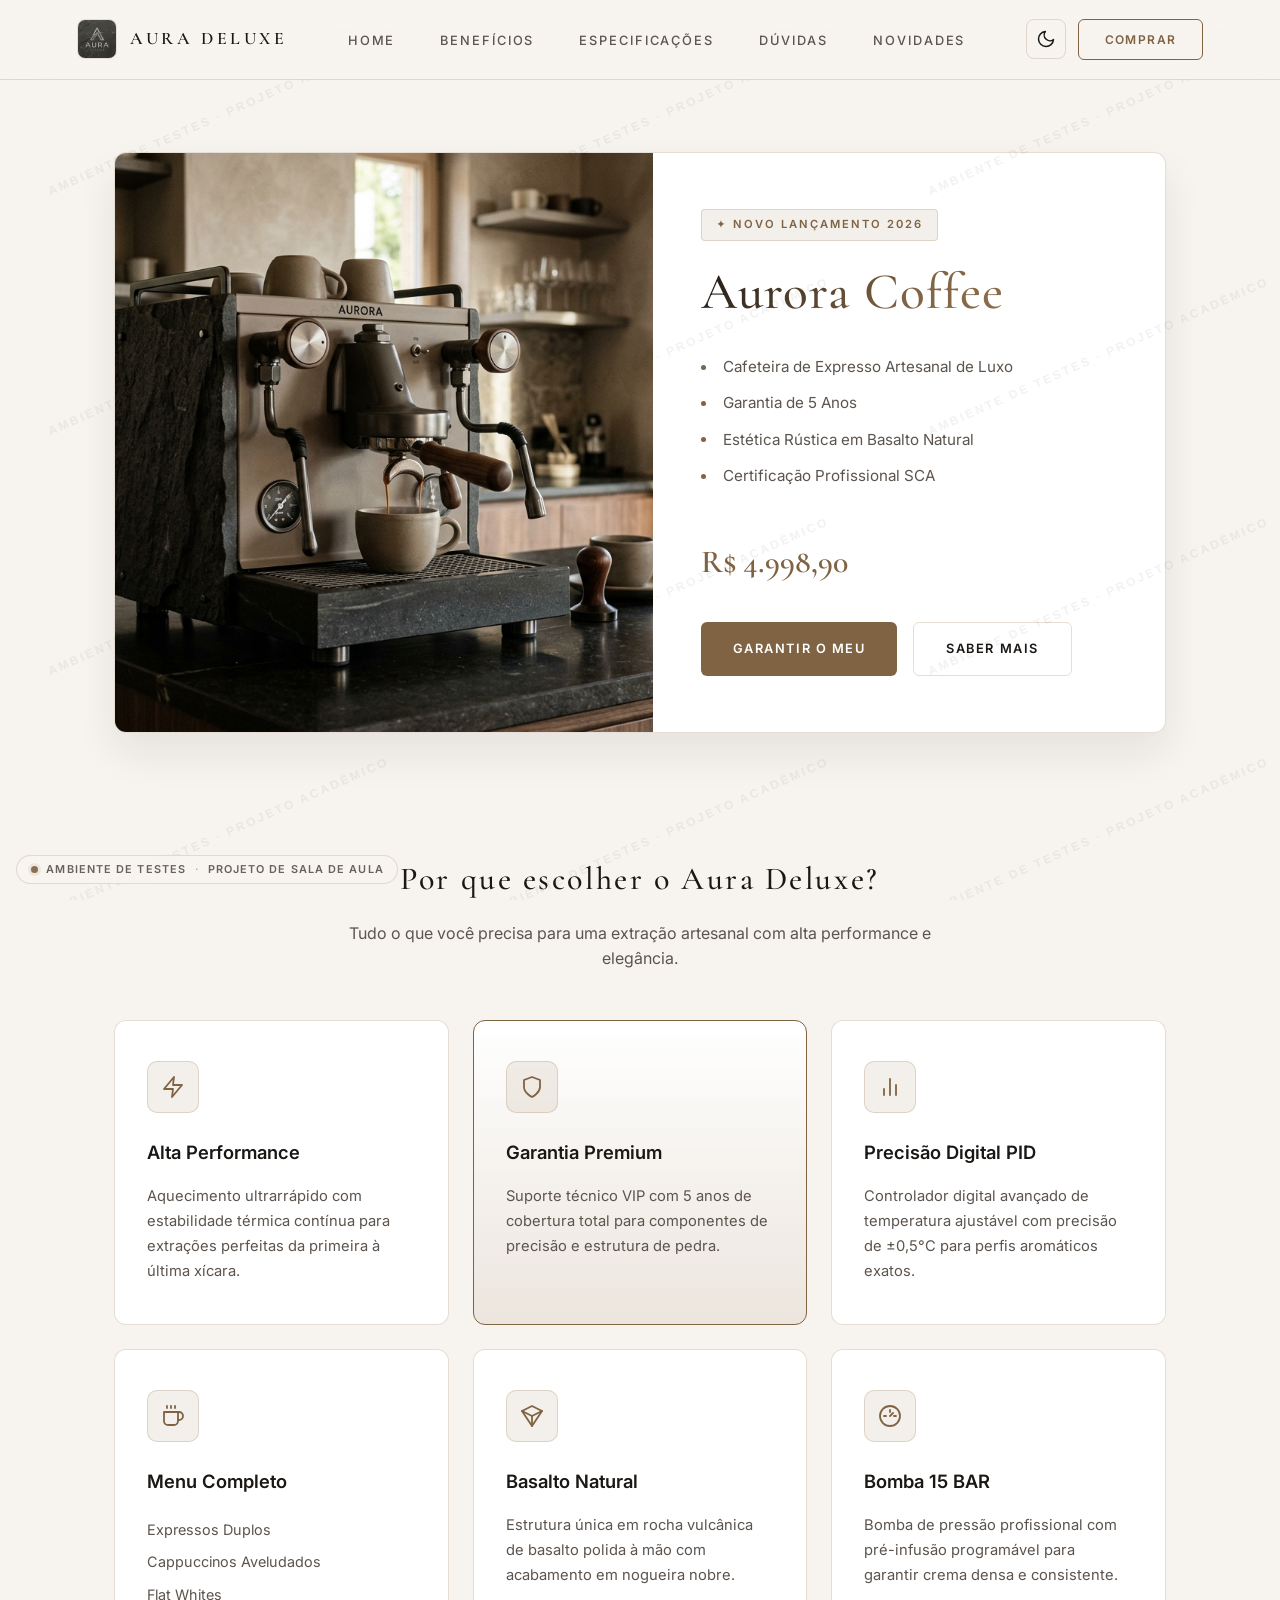
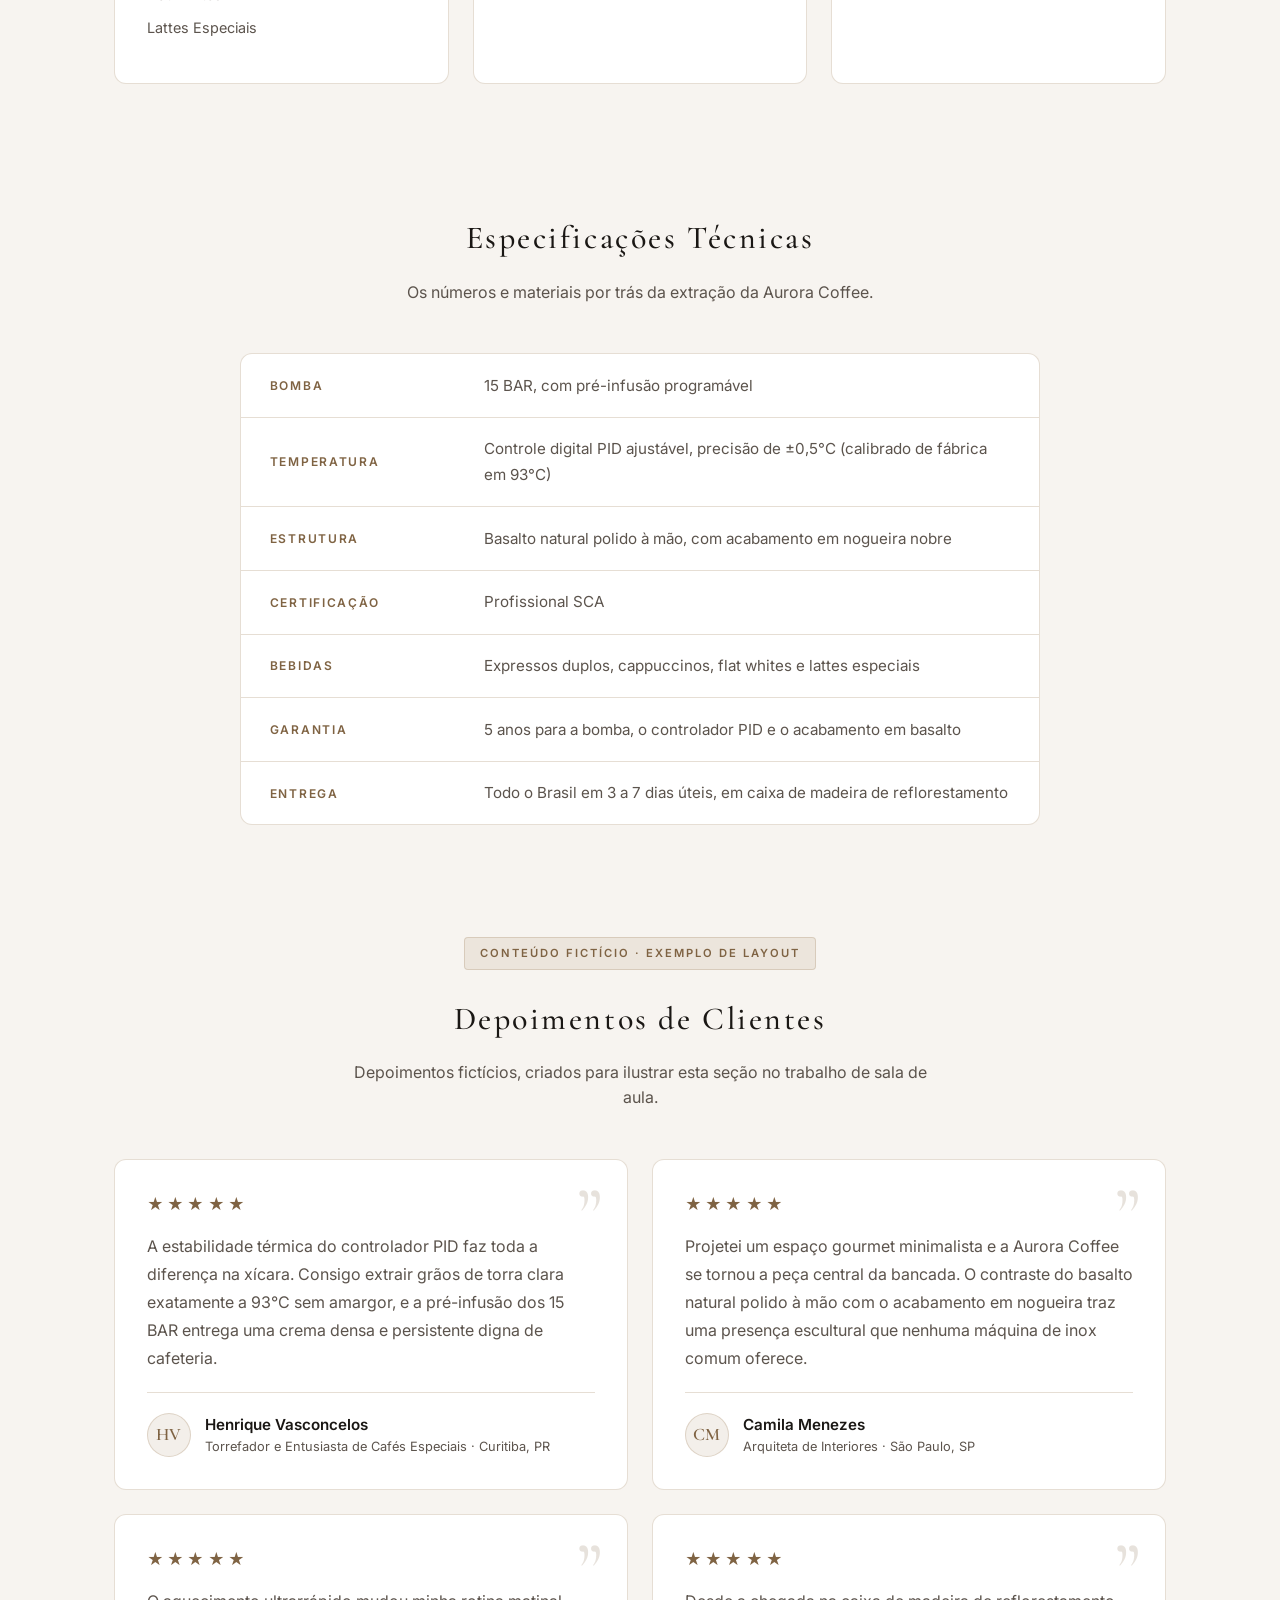
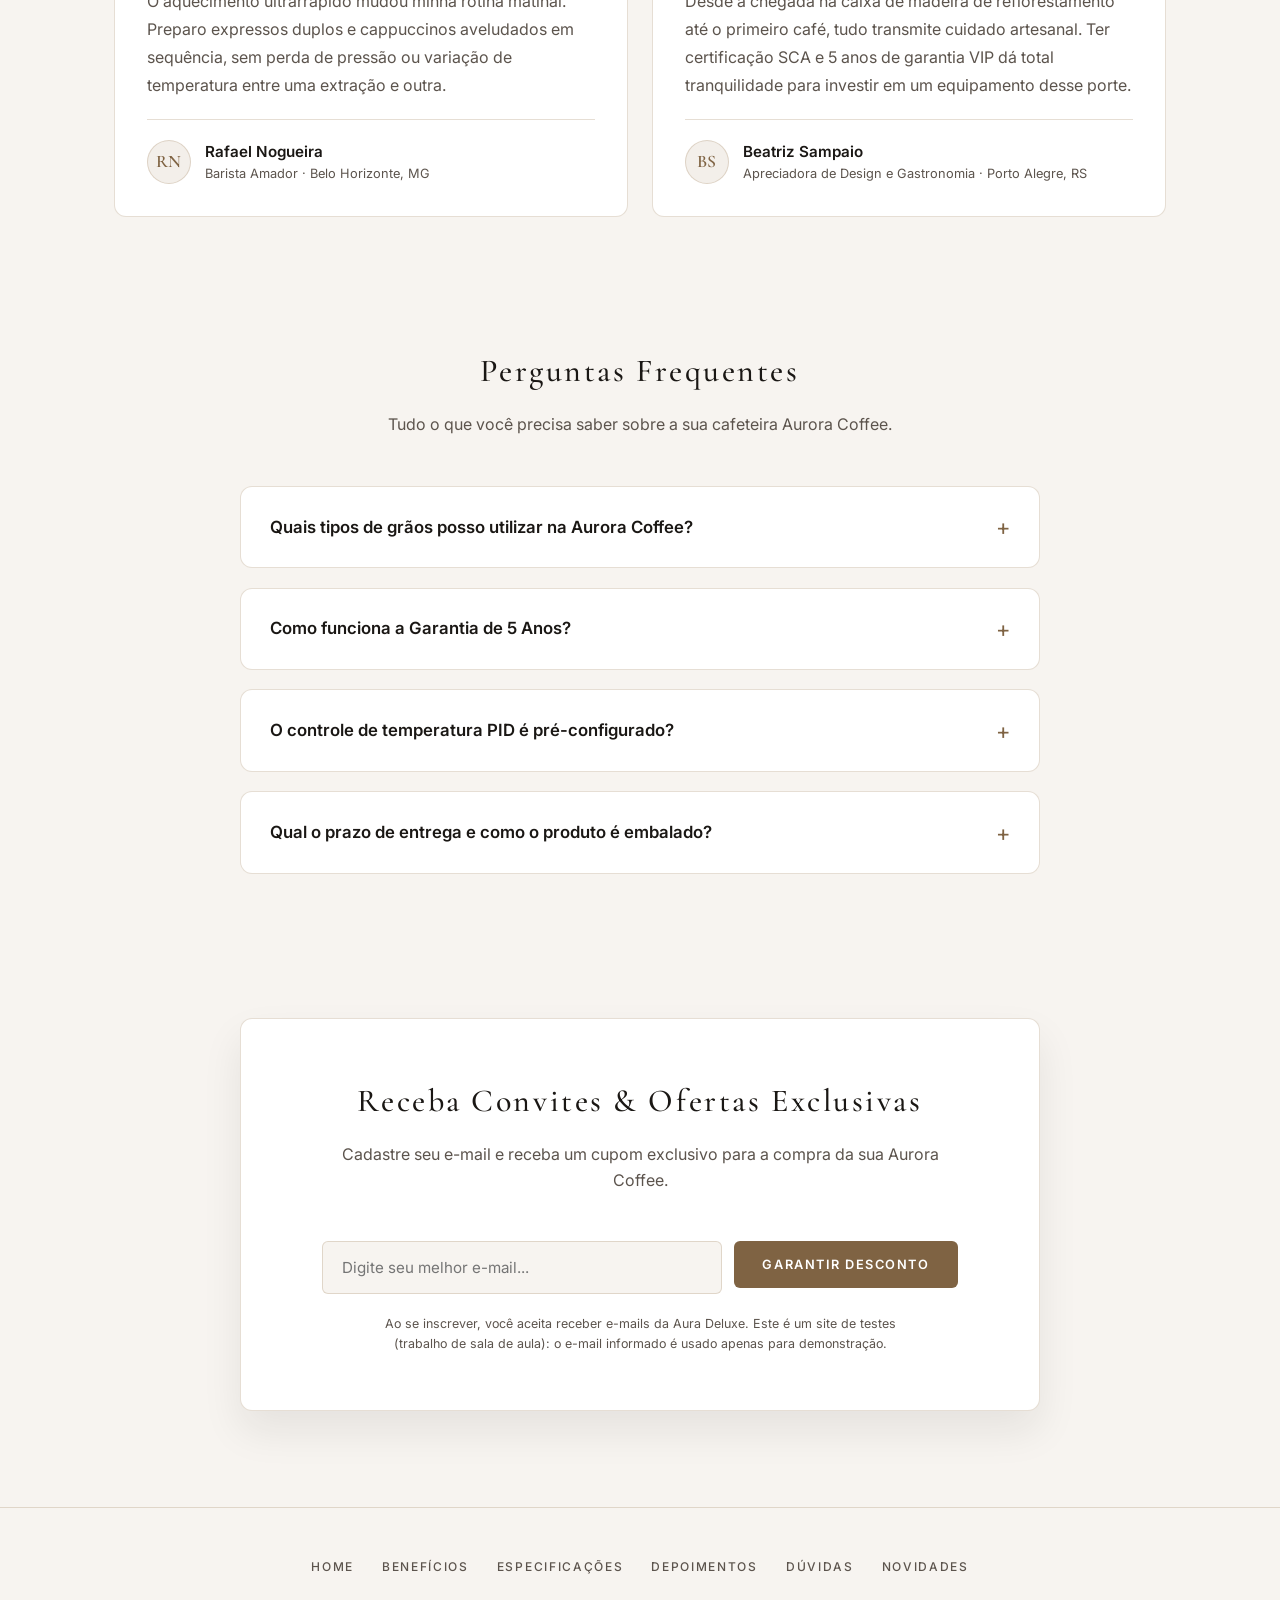
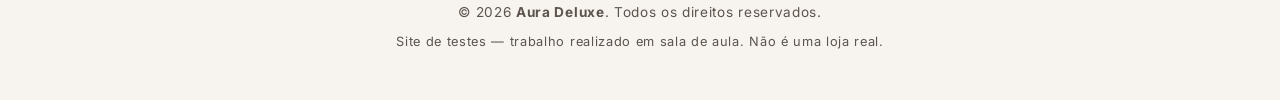
<file: index.html>
<!DOCTYPE html>
<!-- Documento HTML5 -->
<html lang="pt-BR"> <!-- Idioma da página: português do Brasil -->
<head>
    <meta charset="UTF-8"> <!-- Codificação que suporta acentos e emojis -->
    <meta name="viewport" content="width=device-width, initial-scale=1.0"> <!-- Ajusta a página à largura do celular -->
    <title>Aura Deluxe — Aurora Coffee</title> <!-- Título da aba e do Google -->
    <!-- SEO TÉCNICO E INDEXAÇÃO -->
    <!-- Descrição que aparece nos resultados do Google (ideal: 150 a 160 caracteres) -->
    <meta name="description" content="Aurora Coffee: cafeteira de expresso artesanal de luxo em basalto natural, com controle PID, bomba 15 BAR e garantia de 5 anos. Conheça e garanta a sua.">

    <!-- Palavras-chave (o Google atual as ignora, mas outros buscadores ainda podem ler) -->
    <meta name="keywords" content="cafeteira de luxo, cafeteira expresso, expresso artesanal, aurora coffee, aura deluxe, cafeteira PID, basalto">

    <!-- Instrui os robôs a indexar a página e seguir os links -->
    <meta name="robots" content="index, follow">

    <!-- URL canônica: evita penalização por conteúdo duplicado (use o endereço real e final do site) -->
    <link rel="canonical" href="https://auroracoffee-auradeluxe.netlify.app/">

    <!-- Open Graph: prévia ao compartilhar em redes sociais -->
    <meta property="og:type" content="website">
    <meta property="og:title" content="Aura Deluxe — Aurora Coffee | Cafeteira de Expresso Artesanal">
    <meta property="og:description" content="Conheça a Aurora Coffee. Estética rústica em basalto natural, certificação SCA e a extração perfeita para o seu café de luxo.">
    <meta property="og:image" content="https://auroracoffee-auradeluxe.netlify.app/Gemini_Generated_Image_.png"> <!-- Precisa ser URL absoluta -->
    <meta property="og:url" content="https://auroracoffee-auradeluxe.netlify.app/">
    <meta property="og:locale" content="pt_BR">
    <meta property="og:image:alt" content="Cafeteira Aurora Coffee com design premium">
    <meta name="twitter:card" content="summary_large_image"> <!-- Prévia grande ao compartilhar no X/Twitter -->
    <!-- Cor da barra do navegador no celular (acompanha o tema do sistema) -->
    <meta name="theme-color" content="#12100E" media="(prefers-color-scheme: dark)">
    <meta name="theme-color" content="#F7F4F0" media="(prefers-color-scheme: light)">

    <!-- Favicon: xícara em SVG de traço dourado, no mesmo estilo dos ícones do site (símbolos < > # codificados) -->
    <link rel="icon" type="image/svg+xml" href="data:image/svg+xml,%3Csvg xmlns='http://www.w3.org/2000/svg' viewBox='0 0 24 24' fill='none' stroke='%23C4A482' stroke-width='1.8' stroke-linecap='round' stroke-linejoin='round'%3E%3Cpath d='M17 8h1a4 4 0 1 1 0 8h-1'/%3E%3Cpath d='M3 8h14v9a4 4 0 0 1-4 4H7a4 4 0 0 1-4-4V8z'/%3E%3C/svg%3E">

    <!-- Google Fonts: conecta antes para carregar mais rápido -->
    <link rel="preconnect" href="https://fonts.googleapis.com">
    <link rel="preconnect" href="https://fonts.gstatic.com" crossorigin>
    <!-- Fontes carregadas sem bloquear a renderização: o texto aparece com a fonte reserva e troca quando a fonte chega (display=swap) -->
    <link rel="preload" as="style" href="https://fonts.googleapis.com/css2?family=Cormorant+Garamond:wght@500;600&family=Inter:wght@400;500;600&display=swap" onload="this.onload=null;this.rel='stylesheet'">
    <noscript><link rel="stylesheet" href="https://fonts.googleapis.com/css2?family=Cormorant+Garamond:wght@500;600&family=Inter:wght@400;500;600&display=swap"></noscript> <!-- Plano B para quem desativou JavaScript -->

    <!-- Aplica o tema escolhido antes de pintar a página (evita piscar claro/escuro). Sem defer de propósito -->
    <script>
        try {
            var temaSalvo = localStorage.getItem('temaPreferido'); /* mesma chave usada no script.js */
            if (temaSalvo === 'light' || temaSalvo === 'dark') {
                document.documentElement.classList.add('theme-' + temaSalvo);
            }
        } catch (e) { /* localStorage indisponível: segue o tema do sistema */ }
    </script>

        <!-- Dados estruturados (JSON-LD): ajudam o Google a entender o produto e o preço -->
    <script type="application/ld+json">
    {
      "@context": "https://schema.org",
      "@type": "Product",
      "name": "Aurora Coffee",
      "brand": { "@type": "Brand", "name": "Aura Deluxe" },
      "description": "Cafeteira de expresso artesanal de luxo em basalto natural, com controle PID, bomba 15 BAR e garantia de 5 anos.",
      "image": "https://auroracoffee-auradeluxe.netlify.app/Gemini_Generated_Image_.png",
      "url": "https://auroracoffee-auradeluxe.netlify.app/",
      "offers": { "@type": "Offer", "price": "4998.90", "priceCurrency": "BRL", "url": "https://auroracoffee-auradeluxe.netlify.app/" }
    }
    </script>

    <!-- CSS externo com todo o visual e a responsividade -->
    <link rel="stylesheet" href="style.css?v=3">

    <!-- JavaScript: "defer" baixa o arquivo em paralelo e só o executa depois que o HTML inteiro foi lido (o DOM já existe) -->
    <script src="script.js?v=3" defer></script>
</head>
<body>

    <!-- Link "pular para o conteúdo": aparece só para quem navega com TAB (teclado e leitores de tela) -->
    <a class="skip-link" href="#conteudo">Pular para o conteúdo</a>

    <!-- MARCA D'ÁGUA PROFISSIONAL: (1) textura diagonal repetida e quase invisível + (2) selo discreto no canto.
         Ambos são decorativos (aria-hidden); o aviso em texto fica no rodapé, para leitores de tela. -->
    <div class="watermark" aria-hidden="true"></div>
    <div class="env-badge" aria-hidden="true"><span class="env-badge__dot"></span>Ambiente de testes <span class="env-badge__sep">·</span> Projeto de sala de aula</div>


    <!-- CABEÇALHO FIXO -->
    <header class="header">
        <a href="#home" class="logo"> <!-- Logo: leva ao topo -->
            <div class="logo-icon">
                <!-- alt vazio: o nome "AURA DELUXE" já está escrito ao lado; width/height evitam "pulo" no carregamento -->
                <img src="Gemini_Generated_Image_%20(1).png" alt="" width="40" height="40" decoding="async"> <!-- Sem loading="lazy": está no topo da tela e precisa carregar já -->
            </div>
            <span class="logo-text">AURA DELUXE</span>
        </a>

        <nav class="nav-menu" id="menu-principal" aria-label="Navegação principal"> <!-- Menu: aria-label identifica a navegação para leitores de tela -->
            <ul>
                <li><a href="#home">Home</a></li>
                <li><a href="#beneficios">Benefícios</a></li>
                <li><a href="#especificacoes">Especificações</a></li>
                <li><a href="#faq">Dúvidas</a></li>
                <li><a href="#newsletter">Novidades</a></li>
            </ul>
        </nav>

        <div class="header-actions"> <!-- Grupo de botões à direita -->
            <!-- Alternador manual de tema: o script.js troca a classe do <html> e atualiza o ícone -->
            <button type="button" class="theme-toggle" id="theme-toggle" aria-label="Alternar tema claro/escuro">
                <svg width="20" height="20" aria-hidden="true" viewBox="0 0 24 24" fill="none" stroke="currentColor" stroke-width="1.8" stroke-linecap="round" stroke-linejoin="round" class="icon-sun">
                    <circle cx="12" cy="12" r="5"></circle>
                    <line x1="12" y1="1" x2="12" y2="3"></line>
                    <line x1="12" y1="21" x2="12" y2="23"></line>
                    <line x1="4.22" y1="4.22" x2="5.64" y2="5.64"></line>
                    <line x1="18.36" y1="18.36" x2="19.78" y2="19.78"></line>
                    <line x1="1" y1="12" x2="3" y2="12"></line>
                    <line x1="21" y1="12" x2="23" y2="12"></line>
                    <line x1="4.22" y1="19.78" x2="5.64" y2="18.36"></line>
                    <line x1="18.36" y1="5.64" x2="19.78" y2="4.22"></line>
                </svg>
                <svg width="20" height="20" aria-hidden="true" viewBox="0 0 24 24" fill="none" stroke="currentColor" stroke-width="1.8" stroke-linecap="round" stroke-linejoin="round" class="icon-moon">
                    <path d="M21 12.79A9 9 0 1 1 11.21 3 7 7 0 0 0 21 12.79z"></path>
                </svg>
            </button>

            <a href="#newsletter" class="btn-nav">Comprar</a> <!-- Botão do cabeçalho -->

            <!-- Hambúrguer: só aparece no mobile; aria-expanded informa se o menu está aberto -->
            <button type="button" class="menu-toggle" id="menu-toggle" aria-label="Abrir menu" aria-expanded="false" aria-controls="menu-principal">
                <span></span><span></span><span></span>
            </button>
        </div>
    </header>

    <!-- CONTEÚDO PRINCIPAL -->
    <main class="main-container" id="conteudo" tabindex="-1">

        <!-- HERO: produto em destaque -->
        <section class="hero-section" id="home">
            <div class="hero-card">

                <div class="hero-image-wrapper"> <!-- Lado da imagem -->
                    <img src="Gemini_Generated_Image_.png" alt="Cafeteira Aurora Coffee com design premium" class="hero-img" width="800" height="800" fetchpriority="high" decoding="async"> <!-- Imagem principal (LCP): NÃO usar loading="lazy" aqui; fetchpriority="high" a carrega primeiro; width/height evitam o "pulo" de layout (troque pelas dimensões reais do arquivo) -->
                </div>

                <div class="hero-details"> <!-- Lado do texto -->
                    <span class="badge">✦ Novo Lançamento 2026</span> <!-- Selo -->
                    <h1 class="hero-title">Aurora Coffee</h1> <!-- Único H1 da página -->

                    <ul class="hero-features"> <!-- Características -->
                        <li>Cafeteira de Expresso Artesanal de Luxo</li>
                        <li>Garantia de 5 Anos</li>
                        <li>Estética Rústica em Basalto Natural</li>
                        <li>Certificação Profissional SCA</li>
                    </ul>

                    <p class="price-tag">R$ 4.998,90</p> <!-- Preço (parágrafo, não div) -->

                    <div class="hero-actions"> <!-- "btn" dá a base do botão: centraliza o texto -->
                        <a href="#newsletter" class="btn btn-primary">Garantir o Meu</a>
                        <a href="#beneficios" class="btn btn-secondary">Saber Mais</a>
                    </div>
                </div>
            </div>
        </section>

        <!-- BENEFÍCIOS -->
        <section id="beneficios" class="features-section" aria-labelledby="beneficios-title"> <!-- aria-labelledby: nomeia a seção pelo título -->
            <div>
                <h2 id="beneficios-title" class="section-title">Por que escolher o Aura Deluxe?</h2>
                <p class="section-subtitle">Tudo o que você precisa para uma extração artesanal com alta performance e elegância.</p>
            </div>

            <!-- CSS Grid (layout externo): auto-fit + minmax(280px, 1fr) redistribui os cards conforme a largura da tela -->
            <div class="cards-grid">

                <article class="feature-card"> <!-- Card 1 (Flexbox interno alinha ícone, título e texto em coluna) -->
                    <div class="icon-wrapper" aria-hidden="true">
                        <svg width="24" height="24" viewBox="0 0 24 24" fill="none" stroke="currentColor" stroke-width="1.8" stroke-linecap="round" stroke-linejoin="round">
                            <polygon points="13 2 3 14 12 14 11 22 21 10 12 10 13 2"></polygon> <!-- Raio -->
                        </svg>
                    </div>
                    <h3 class="card-title">Alta Performance</h3>
                    <p class="card-description">Aquecimento ultrarrápido com estabilidade térmica contínua para extrações perfeitas da primeira à última xícara.</p>
                </article>

                <article class="feature-card card--featured"> <!-- Card 2 (destacado) -->
                    <div class="icon-wrapper" aria-hidden="true">
                        <svg width="24" height="24" viewBox="0 0 24 24" fill="none" stroke="currentColor" stroke-width="1.8" stroke-linecap="round" stroke-linejoin="round">
                            <path d="M12 22s8-4 8-10V5l-8-3-8 3v7c0 6 8 10 8 10z"></path> <!-- Escudo -->
                        </svg>
                    </div>
                    <h3 class="card-title">Garantia Premium</h3>
                    <p class="card-description">Suporte técnico VIP com 5 anos de cobertura total para componentes de precisão e estrutura de pedra.</p>
                </article>

                <article class="feature-card"> <!-- Card 3 -->
                    <div class="icon-wrapper" aria-hidden="true">
                        <svg width="24" height="24" viewBox="0 0 24 24" fill="none" stroke="currentColor" stroke-width="1.8" stroke-linecap="round" stroke-linejoin="round">
                            <line x1="18" y1="20" x2="18" y2="10"></line> <!-- Barra 3 -->
                            <line x1="12" y1="20" x2="12" y2="4"></line> <!-- Barra 2 -->
                            <line x1="6" y1="20" x2="6" y2="14"></line> <!-- Barra 1 -->
                        </svg>
                    </div>
                    <h3 class="card-title">Precisão Digital PID</h3>
                    <p class="card-description">Controlador digital avançado de temperatura ajustável com precisão de ±0,5°C para perfis aromáticos exatos.</p>
                </article>

                <article class="feature-card"> <!-- Card 4: ícone de xícara em SVG -->
                    <div class="icon-wrapper" aria-hidden="true">
                        <svg width="24" height="24" viewBox="0 0 24 24" fill="none" stroke="currentColor" stroke-width="1.8" stroke-linecap="round" stroke-linejoin="round"> <!-- currentColor: usa a cor dourada do texto -->
                            <path d="M17 8h1a4 4 0 1 1 0 8h-1"></path> <!-- Alça -->
                            <path d="M3 8h14v9a4 4 0 0 1-4 4H7a4 4 0 0 1-4-4V8z"></path> <!-- Corpo da xícara -->
                            <line x1="6" y1="2" x2="6" y2="4"></line> <!-- Vapor 1 -->
                            <line x1="10" y1="2" x2="10" y2="4"></line> <!-- Vapor 2 -->
                            <line x1="14" y1="2" x2="14" y2="4"></line> <!-- Vapor 3 -->
                        </svg>
                    </div>
                    <h3 class="card-title">Menu Completo</h3>
                    <ul class="card-list"> <!-- Lista de bebidas -->
                        <li>Expressos Duplos</li>
                        <li>Cappuccinos Aveludados</li>
                        <li>Flat Whites</li>
                        <li>Lattes Especiais</li>
                    </ul>
                </article>

                <article class="feature-card"> <!-- Card 5: ícone de cristal em SVG -->
                    <div class="icon-wrapper" aria-hidden="true">
                        <svg width="24" height="24" viewBox="0 0 24 24" fill="none" stroke="currentColor" stroke-width="1.8" stroke-linecap="round" stroke-linejoin="round">
                            <path d="M12 2L2 7l10 15 10-15-10-5z"></path> <!-- Contorno -->
                            <path d="M2 7l10 5 10-5"></path> <!-- Faceta superior -->
                            <path d="M12 22V12"></path> <!-- Linha central -->
                        </svg>
                    </div>
                    <h3 class="card-title">Basalto Natural</h3>
                    <p class="card-description">Estrutura única em rocha vulcânica de basalto polida à mão com acabamento em nogueira nobre.</p>
                </article>

                <article class="feature-card"> <!-- Card 6: ícone de manômetro em SVG -->
                    <div class="icon-wrapper" aria-hidden="true">
                        <svg width="24" height="24" viewBox="0 0 24 24" fill="none" stroke="currentColor" stroke-width="1.8" stroke-linecap="round" stroke-linejoin="round">
                            <circle cx="12" cy="12" r="10"></circle> <!-- Mostrador -->
                            <path d="M12 12l3-3"></path> <!-- Ponteiro -->
                            <path d="M12 6v2"></path> <!-- Marca superior -->
                            <path d="M6 12h2"></path> <!-- Marca esquerda -->
                            <path d="M18 12h-2"></path> <!-- Marca direita -->
                        </svg>
                    </div>
                    <h3 class="card-title">Bomba 15 BAR</h3>
                    <p class="card-description">Bomba de pressão profissional com pré-infusão programável para garantir crema densa e consistente.</p>
                </article>

            </div>
        </section>

                <!-- ESPECIFICAÇÕES: lista de definição (<dl>) = termo + descrição, semântica ideal para fichas técnicas -->
        <section class="specs-section" id="especificacoes" aria-labelledby="specs-title">
            <h2 id="specs-title" class="section-title">Especificações Técnicas</h2>
            <p class="section-subtitle">Os números e materiais por trás da extração da Aurora Coffee.</p>

            <dl class="specs">
                <div class="specs__row"><dt>Bomba</dt><dd>15 BAR, com pré-infusão programável</dd></div>
                <div class="specs__row"><dt>Temperatura</dt><dd>Controle digital PID ajustável, precisão de ±0,5°C (calibrado de fábrica em 93°C)</dd></div>
                <div class="specs__row"><dt>Estrutura</dt><dd>Basalto natural polido à mão, com acabamento em nogueira nobre</dd></div>
                <div class="specs__row"><dt>Certificação</dt><dd>Profissional SCA</dd></div>
                <div class="specs__row"><dt>Bebidas</dt><dd>Expressos duplos, cappuccinos, flat whites e lattes especiais</dd></div>
                <div class="specs__row"><dt>Garantia</dt><dd>5 anos para a bomba, o controlador PID e o acabamento em basalto</dd></div>
                <div class="specs__row"><dt>Entrega</dt><dd>Todo o Brasil em 3 a 7 dias úteis, em caixa de madeira de reflorestamento</dd></div>
            </dl>
        </section>

                <!-- DEPOIMENTOS: <figure> + <blockquote> + <figcaption> é a semântica correta para citações com autor.
             Conteúdo FICTÍCIO (exemplo de layout do trabalho de sala): por isso o aviso visível abaixo e
             NÃO há dados estruturados de avaliação (JSON-LD Review/aggregateRating) para o Google. -->
        <section class="testimonials-section" id="depoimentos" aria-labelledby="depoimentos-title">
            <p class="testimonials-flag"><span class="badge">Conteúdo fictício · exemplo de layout</span></p>
            <h2 id="depoimentos-title" class="section-title">Depoimentos de Clientes</h2>
            <p class="section-subtitle">Depoimentos fictícios, criados para ilustrar esta seção no trabalho de sala de aula.</p>

            <div class="testimonials-grid">
                <figure class="testimonial">
                    <p class="testimonial__stars" role="img" aria-label="Avaliação: 5 de 5 estrelas">★★★★★</p>
                    <blockquote class="testimonial__quote"><p>A estabilidade térmica do controlador PID faz toda a diferença na xícara. Consigo extrair grãos de torra clara exatamente a 93°C sem amargor, e a pré-infusão dos 15 BAR entrega uma crema densa e persistente digna de cafeteria.</p></blockquote>
                    <figcaption class="testimonial__author">
                        <span class="testimonial__avatar" aria-hidden="true">HV</span>
                        <span>
                            <cite class="testimonial__name">Henrique Vasconcelos</cite>
                            <span class="testimonial__meta">Torrefador e Entusiasta de Cafés Especiais · Curitiba, PR</span>
                        </span>
                    </figcaption>
                </figure>
                <figure class="testimonial">
                    <p class="testimonial__stars" role="img" aria-label="Avaliação: 5 de 5 estrelas">★★★★★</p>
                    <blockquote class="testimonial__quote"><p>Projetei um espaço gourmet minimalista e a Aurora Coffee se tornou a peça central da bancada. O contraste do basalto natural polido à mão com o acabamento em nogueira traz uma presença escultural que nenhuma máquina de inox comum oferece.</p></blockquote>
                    <figcaption class="testimonial__author">
                        <span class="testimonial__avatar" aria-hidden="true">CM</span>
                        <span>
                            <cite class="testimonial__name">Camila Menezes</cite>
                            <span class="testimonial__meta">Arquiteta de Interiores · São Paulo, SP</span>
                        </span>
                    </figcaption>
                </figure>
                <figure class="testimonial">
                    <p class="testimonial__stars" role="img" aria-label="Avaliação: 5 de 5 estrelas">★★★★★</p>
                    <blockquote class="testimonial__quote"><p>O aquecimento ultrarrápido mudou minha rotina matinal. Preparo expressos duplos e cappuccinos aveludados em sequência, sem perda de pressão ou variação de temperatura entre uma extração e outra.</p></blockquote>
                    <figcaption class="testimonial__author">
                        <span class="testimonial__avatar" aria-hidden="true">RN</span>
                        <span>
                            <cite class="testimonial__name">Rafael Nogueira</cite>
                            <span class="testimonial__meta">Barista Amador · Belo Horizonte, MG</span>
                        </span>
                    </figcaption>
                </figure>
                <figure class="testimonial">
                    <p class="testimonial__stars" role="img" aria-label="Avaliação: 5 de 5 estrelas">★★★★★</p>
                    <blockquote class="testimonial__quote"><p>Desde a chegada na caixa de madeira de reflorestamento até o primeiro café, tudo transmite cuidado artesanal. Ter certificação SCA e 5 anos de garantia VIP dá total tranquilidade para investir em um equipamento desse porte.</p></blockquote>
                    <figcaption class="testimonial__author">
                        <span class="testimonial__avatar" aria-hidden="true">BS</span>
                        <span>
                            <cite class="testimonial__name">Beatriz Sampaio</cite>
                            <span class="testimonial__meta">Apreciadora de Design e Gastronomia · Porto Alegre, RS</span>
                        </span>
                    </figcaption>
                </figure>
            </div>
        </section>

        <!-- FAQ -->
        <section class="faq-section" id="faq" aria-labelledby="faq-title">
            <div class="faq-container">
                <h2 id="faq-title" class="section-title">Perguntas Frequentes</h2>
                <p class="section-subtitle">Tudo o que você precisa saber sobre a sua cafeteira Aurora Coffee.</p>

                <div class="faq-accordion"> <!-- <details> abre/fecha sem JavaScript -->

                    <details class="faq-item">
                        <summary class="faq-question">Quais tipos de grãos posso utilizar na Aurora Coffee?</summary> <!-- Pergunta clicável -->
                        <div class="faq-answer"> <!-- Resposta que aparece ao abrir -->
                            <p>Você pode utilizar qualquer grão de café especial de sua preferência. Recomendamos grãos com torra média ou clara e moagem fina para expresso, aproveitando todo o potencial sensorial e crema perfeita.</p>
                        </div>
                    </details>

                    <details class="faq-item">
                        <summary class="faq-question">Como funciona a Garantia de 5 Anos?</summary>
                        <div class="faq-answer">
                            <p>A garantia cobre qualquer defeito de fabricação na bomba rotativa de 15 BAR, no controlador térmico PID e no acabamento em basalto. Nosso suporte exclusivo inclui coleta e devolução sem custo adicional.</p>
                        </div>
                    </details>

                    <details class="faq-item">
                        <summary class="faq-question">O controle de temperatura PID é pré-configurado?</summary>
                        <div class="faq-answer">
                            <p>Sim! O sistema PID vem calibrado de fábrica para a extração ideal a 93°C com estabilidade de ±0,5°C, mas permite que você ajuste a temperatura digitalmente conforme o perfil do seu grão.</p>
                        </div>
                    </details>

                    <details class="faq-item">
                        <summary class="faq-question">Qual o prazo de entrega e como o produto é embalado?</summary>
                        <div class="faq-answer">
                            <p>Entregamos em todo o Brasil no prazo de 3 a 7 dias úteis. A máquina é enviada em uma caixa de madeira de reflorestamento com proteção em espuma de alta densidade sob medida.</p>
                        </div>
                    </details>

                </div>
            </div>
        </section>

        <!-- NEWSLETTER -->
        <section class="newsletter-section" id="newsletter" aria-labelledby="newsletter-title">
            <div class="newsletter-container">
                <h2 id="newsletter-title" class="section-title">Receba Convites &amp; Ofertas Exclusivas</h2> <!-- &amp; = "&" escrito corretamente em HTML -->
                <p class="section-subtitle">Cadastre seu e-mail e receba um cupom exclusivo para a compra da sua Aurora Coffee.</p>

                <!-- Netlify Forms: data-netlify="true" faz o Netlify guardar cada cadastro (painel do site > Forms).
                     O campo oculto "bot-field" é uma armadilha: robôs preenchem, pessoas não, e o Netlify descarta o spam. -->
                <form class="newsletter-form" name="newsletter" action="/" method="POST" data-netlify="true" netlify-honeypot="bot-field">
                    <input type="hidden" name="form-name" value="newsletter"> <!-- obrigatório no Netlify: identifica o formulário -->
                    <p class="hp-field" hidden><label>Não preencha este campo: <input name="bot-field" tabindex="-1" autocomplete="off"></label></p>
                    <div class="newsletter-field">
                        <label for="email-input" class="sr-only">Seu e-mail principal</label> <!-- Rótulo invisível, lido por leitores de tela -->
                        <input type="email" id="email-input" name="email" class="newsletter-input" placeholder="Digite seu melhor e-mail..." autocomplete="email" required> <!-- name: necessário para enviar o dado; required: obrigatório -->
                    </div>
                    <button type="submit" class="btn btn-primary btn--form">Garantir Desconto</button> <!-- Envia o formulário -->
                </form>

                <p class="newsletter-consent">Ao se inscrever, você aceita receber e-mails da Aura Deluxe. Este é um site de testes (trabalho de sala de aula): o e-mail informado é usado apenas para demonstração.</p>

            </div>
        </section>

    </main>

    <!-- RODAPÉ -->
    <footer class="footer">
        <nav class="footer-nav" aria-label="Rodapé">
            <ul>
                <li><a href="#home">Home</a></li>
                <li><a href="#beneficios">Benefícios</a></li>
                <li><a href="#especificacoes">Especificações</a></li>
                <li><a href="#depoimentos">Depoimentos</a></li>
                <li><a href="#faq">Dúvidas</a></li>
                <li><a href="#newsletter">Novidades</a></li>
            </ul>
        </nav>
        <p>&copy; 2026 <strong>Aura Deluxe</strong>. Todos os direitos reservados.</p> <!-- &copy; = © -->
        <p class="footer-note">Site de testes — trabalho realizado em sala de aula. Não é uma loja real.</p>
    </footer>

</body>
</html>
</file>
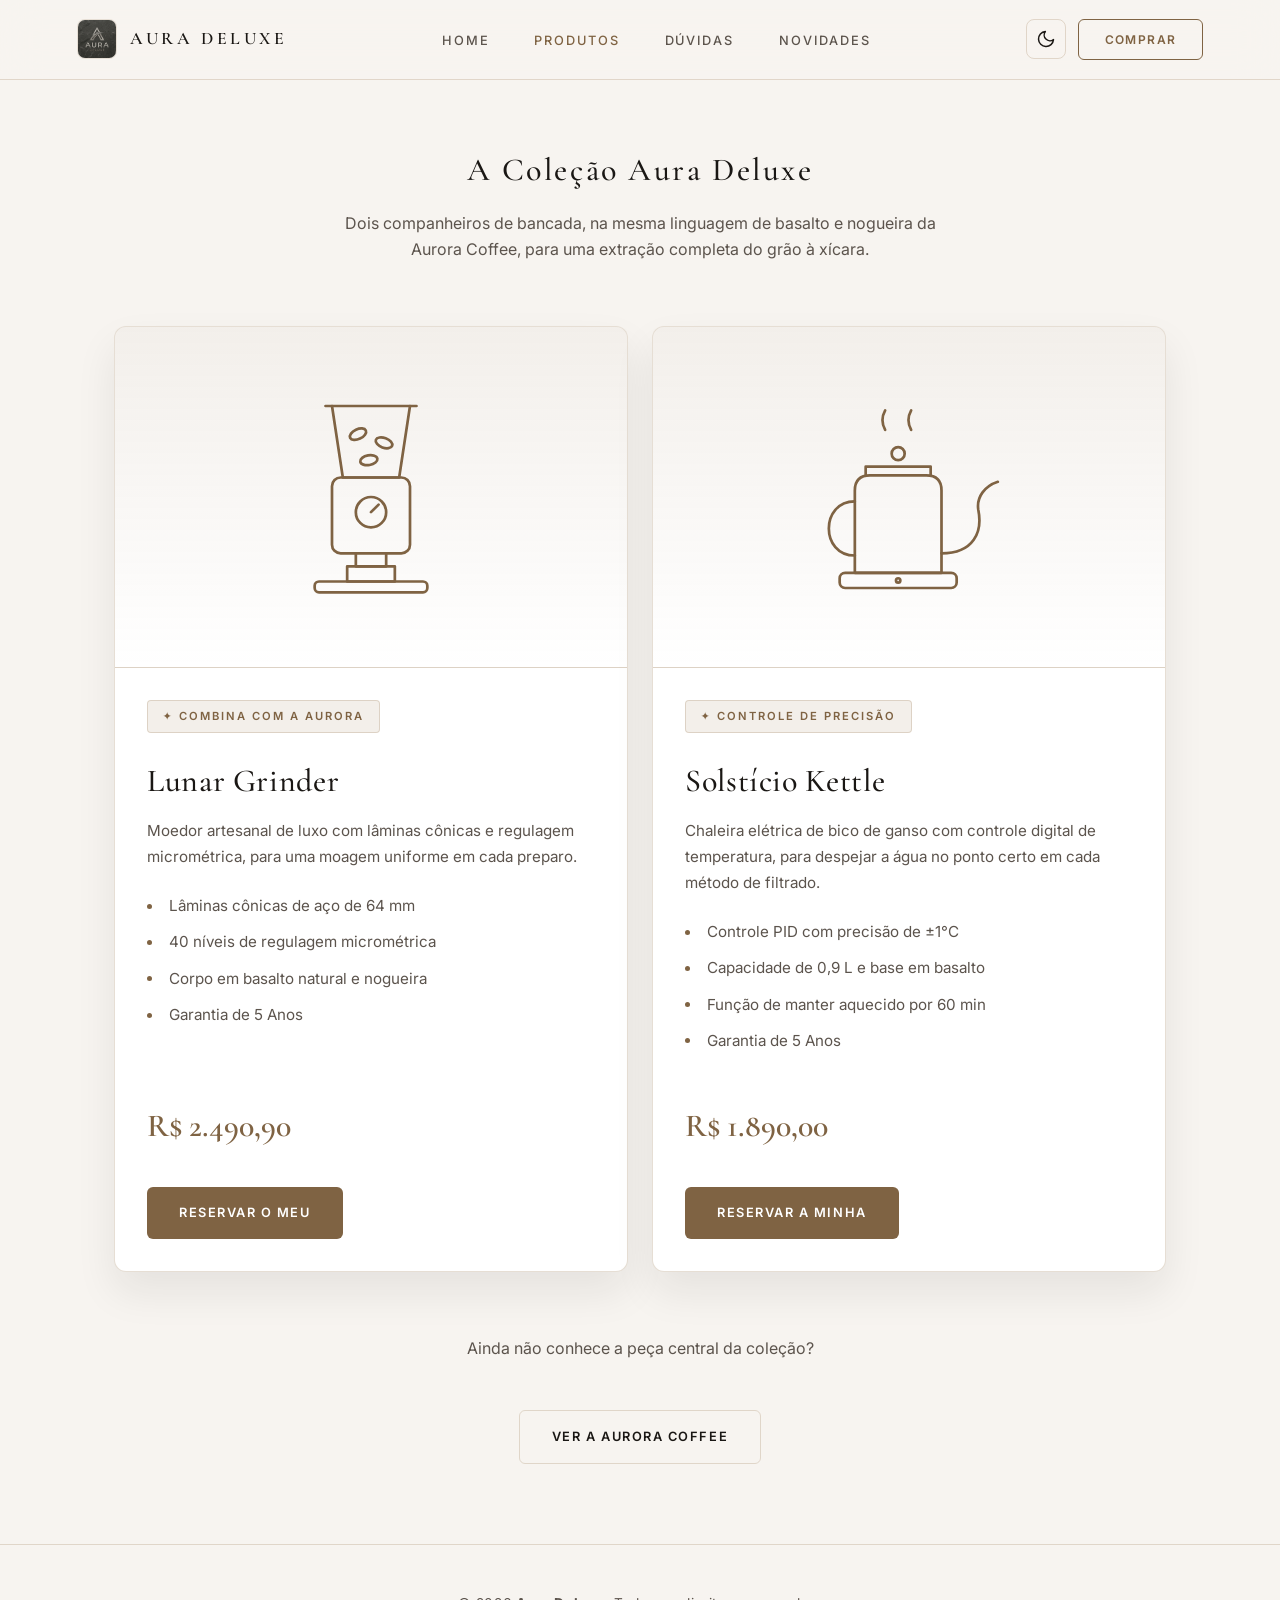
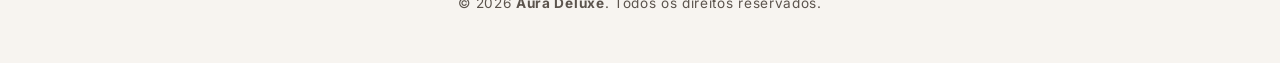
<file: produtos.html>
<!DOCTYPE html>
<html lang="pt-BR">
<head>
    <meta charset="UTF-8">
    <meta name="viewport" content="width=device-width, initial-scale=1.0">
    <title>Coleção Aura Deluxe — Lunar Grinder e Solstício Kettle</title>

    <!-- SEO: descrição, indexação e URL canônica desta página -->
    <meta name="description" content="Conheça o Lunar Grinder, moedor artesanal em basalto, e a chaleira Solstício Kettle com controle PID. A coleção que completa a sua Aurora Coffee.">
    <meta name="robots" content="index, follow">
    <link rel="canonical" href="https://auradeluxe.com.br/produtos.html">

    <!-- Open Graph: prévia ao compartilhar em redes sociais -->
    <meta property="og:type" content="website">
    <meta property="og:title" content="Coleção Aura Deluxe — Lunar Grinder e Solstício Kettle">
    <meta property="og:description" content="Moedor artesanal e chaleira de precisão que completam a sua Aurora Coffee.">
    <meta property="og:url" content="https://auradeluxe.com.br/produtos.html">

    <!-- Favicon: xícara de traço dourado, o mesmo da página inicial -->
    <link rel="icon" type="image/svg+xml" href="data:image/svg+xml,%3Csvg xmlns='http://www.w3.org/2000/svg' viewBox='0 0 24 24' fill='none' stroke='%23C4A482' stroke-width='1.8' stroke-linecap='round' stroke-linejoin='round'%3E%3Cpath d='M17 8h1a4 4 0 1 1 0 8h-1'/%3E%3Cpath d='M3 8h14v9a4 4 0 0 1-4 4H7a4 4 0 0 1-4-4V8z'/%3E%3C/svg%3E">

    <!-- Fontes do Google, carregadas sem bloquear a renderização -->
    <link rel="preconnect" href="https://fonts.googleapis.com">
    <link rel="preconnect" href="https://fonts.gstatic.com" crossorigin>
    <link rel="preload" as="style" href="https://fonts.googleapis.com/css2?family=Cormorant+Garamond:wght@500;600&family=Inter:wght@400;500;600&display=swap" onload="this.onload=null;this.rel='stylesheet'">
    <noscript><link rel="stylesheet" href="https://fonts.googleapis.com/css2?family=Cormorant+Garamond:wght@500;600&family=Inter:wght@400;500;600&display=swap"></noscript>

    <!-- Aplica o tema salvo antes de pintar a página (evita piscar claro/escuro) -->
    <script>
        try {
            var temaSalvo = localStorage.getItem('aura-theme');
            if (temaSalvo === 'light' || temaSalvo === 'dark') {
                document.documentElement.classList.add('theme-' + temaSalvo);
            }
        } catch (e) { /* sem localStorage: segue o tema do sistema */ }
    </script>

    <!-- Mesmo CSS e mesmo JavaScript da página inicial: identidade e comportamento idênticos -->
    <link rel="stylesheet" href="style.css">
    <script src="script.js" defer></script>
</head>
<body>

    <!-- CABEÇALHO (igual ao da página inicial; os links apontam para o index.html) -->
    <header class="header">
        <a href="index.html" class="logo" aria-label="Aura Deluxe - Página inicial">
            <div class="logo-icon">
                <img src="Gemini_Generated_Image_%20(1).png" alt="" width="40" height="40" decoding="async">
            </div>
            <span class="logo-text">AURA DELUXE</span>
        </a>

        <nav class="nav-menu" id="menu-principal" aria-label="Navegação principal">
            <ul>
                <li><a href="index.html">Home</a></li>
                <li><a href="produtos.html" aria-current="page">Produtos</a></li> <!-- aria-current: marca a página atual -->
                <li><a href="index.html#faq">Dúvidas</a></li>
                <li><a href="index.html#newsletter">Novidades</a></li>
            </ul>
        </nav>

        <div class="header-actions">
            <button type="button" class="theme-toggle" id="theme-toggle" aria-label="Alternar tema claro/escuro">
                <svg width="20" height="20" aria-hidden="true" viewBox="0 0 24 24" fill="none" stroke="currentColor" stroke-width="1.8" stroke-linecap="round" stroke-linejoin="round" class="icon-sun">
                    <circle cx="12" cy="12" r="5"></circle>
                    <line x1="12" y1="1" x2="12" y2="3"></line>
                    <line x1="12" y1="21" x2="12" y2="23"></line>
                    <line x1="4.22" y1="4.22" x2="5.64" y2="5.64"></line>
                    <line x1="18.36" y1="18.36" x2="19.78" y2="19.78"></line>
                    <line x1="1" y1="12" x2="3" y2="12"></line>
                    <line x1="21" y1="12" x2="23" y2="12"></line>
                    <line x1="4.22" y1="19.78" x2="5.64" y2="18.36"></line>
                    <line x1="18.36" y1="5.64" x2="19.78" y2="4.22"></line>
                </svg>
                <svg width="20" height="20" aria-hidden="true" viewBox="0 0 24 24" fill="none" stroke="currentColor" stroke-width="1.8" stroke-linecap="round" stroke-linejoin="round" class="icon-moon">
                    <path d="M21 12.79A9 9 0 1 1 11.21 3 7 7 0 0 0 21 12.79z"></path>
                </svg>
            </button>

            <a href="index.html#newsletter" class="btn-nav">Comprar</a>

            <button type="button" class="menu-toggle" id="menu-toggle" aria-label="Abrir menu" aria-expanded="false" aria-controls="menu-principal">
                <span></span><span></span><span></span>
            </button>
        </div>
    </header>

    <main class="main-container">

        <!-- INTRODUÇÃO DA PÁGINA -->
        <section class="products-intro" aria-labelledby="produtos-title">
            <h1 id="produtos-title" class="section-title">A Coleção Aura Deluxe</h1>
            <p class="section-subtitle">Dois companheiros de bancada, na mesma linguagem de basalto e nogueira da Aurora Coffee, para uma extração completa do grão à xícara.</p>
        </section>

        <!-- GRADE DE PRODUTOS: auto-fit coloca 2 cards lado a lado no desktop e empilha no celular -->
        <section class="products-grid" aria-label="Produtos da coleção">

            <!-- PRODUTO 1: MOEDOR -->
            <article class="product-card">
                <div class="product-image"> <!-- "Imagem" do produto: ilustração SVG de traço dourado -->
                    <svg class="product-art" viewBox="0 0 240 240" role="img" aria-label="Ilustração do moedor Lunar Grinder em linhas douradas" fill="none" stroke="currentColor" stroke-width="2.5" stroke-linecap="round" stroke-linejoin="round">
                        <path d="M78 36h84"></path>                                   <!-- Tampa do reservatório -->
                        <path d="M84 36l10 66h52l10-66"></path>                       <!-- Reservatório (funil) -->
                        <ellipse cx="108" cy="62" rx="8" ry="4.5" transform="rotate(-25 108 62)"></ellipse> <!-- Grão 1 -->
                        <ellipse cx="132" cy="70" rx="8" ry="4.5" transform="rotate(20 132 70)"></ellipse>  <!-- Grão 2 -->
                        <ellipse cx="118" cy="86" rx="8" ry="4.5" transform="rotate(-10 118 86)"></ellipse> <!-- Grão 3 -->
                        <rect x="84" y="102" width="72" height="70" rx="8"></rect>    <!-- Corpo do moedor -->
                        <circle cx="120" cy="134" r="14"></circle>                    <!-- Seletor de moagem -->
                        <path d="M120 134l7-7"></path>                                <!-- Ponteiro do seletor -->
                        <path d="M106 172v12h28v-12"></path>                          <!-- Bico de saída -->
                        <path d="M98 184h44v14H98z"></path>                           <!-- Copo coletor -->
                        <rect x="68" y="198" width="104" height="10" rx="4"></rect>   <!-- Base -->
                    </svg>
                </div>

                <div class="product-info">
                    <span class="badge">✦ Combina com a Aurora</span>
                    <h2 class="product-title">Lunar Grinder</h2>
                    <p class="product-description">Moedor artesanal de luxo com lâminas cônicas e regulagem micrométrica, para uma moagem uniforme em cada preparo.</p>

                    <ul class="hero-features"> <!-- Reaproveita o estilo da lista do hero -->
                        <li>Lâminas cônicas de aço de 64 mm</li>
                        <li>40 níveis de regulagem micrométrica</li>
                        <li>Corpo em basalto natural e nogueira</li>
                        <li>Garantia de 5 Anos</li>
                    </ul>

                    <p class="price-tag">R$ 2.490,90</p>
                    <a href="index.html#newsletter" class="btn btn-primary">Reservar o Meu</a>
                </div>
            </article>

            <!-- PRODUTO 2: CHALEIRA -->
            <article class="product-card">
                <div class="product-image">
                    <svg class="product-art" viewBox="0 0 240 240" role="img" aria-label="Ilustração da chaleira Solstício Kettle em linhas douradas" fill="none" stroke="currentColor" stroke-width="2.5" stroke-linecap="round" stroke-linejoin="round">
                        <path d="M98 58q-5-9 0-18"></path>                            <!-- Vapor 1 -->
                        <path d="M122 58q-5-9 0-18"></path>                           <!-- Vapor 2 -->
                        <circle cx="110" cy="80" r="6"></circle>                      <!-- Botão da tampa -->
                        <path d="M80 100v-8h60v8"></path>                             <!-- Tampa -->
                        <path d="M70 190V114q0-14 14-14h52q14 0 14 14v76z"></path>    <!-- Corpo da chaleira -->
                        <path d="M70 124c-32 0-32 50 0 50"></path>                    <!-- Alça -->
                        <path d="M150 172c30 0 38-20 34-40-2-12 6-22 18-26"></path>   <!-- Bico de ganso -->
                        <rect x="56" y="190" width="108" height="14" rx="5"></rect>   <!-- Base de basalto -->
                        <circle cx="110" cy="197" r="2"></circle>                     <!-- Indicador de temperatura -->
                    </svg>
                </div>

                <div class="product-info">
                    <span class="badge">✦ Controle de Precisão</span>
                    <h2 class="product-title">Solstício Kettle</h2>
                    <p class="product-description">Chaleira elétrica de bico de ganso com controle digital de temperatura, para despejar a água no ponto certo em cada método de filtrado.</p>

                    <ul class="hero-features">
                        <li>Controle PID com precisão de ±1°C</li>
                        <li>Capacidade de 0,9 L e base em basalto</li>
                        <li>Função de manter aquecido por 60 min</li>
                        <li>Garantia de 5 Anos</li>
                    </ul>

                    <p class="price-tag">R$ 1.890,00</p>
                    <a href="index.html#newsletter" class="btn btn-primary">Reservar a Minha</a>
                </div>
            </article>

        </section>

        <!-- CHAMADA PARA O PRODUTO PRINCIPAL -->
        <section class="products-cta">
            <p class="section-subtitle">Ainda não conhece a peça central da coleção?</p>
            <a href="index.html#home" class="btn btn-secondary">Ver a Aurora Coffee</a>
        </section>

    </main>

    <footer class="footer">
        <p>&copy; 2026 <strong>Aura Deluxe</strong>. Todos os direitos reservados.</p>
    </footer>

</body>
</html>
</file>
<file: style.css>
/* =====================================================
   AURA DELUXE – Aurora Coffee
   Tema de luxo (Espresso & Dourado) — claro/escuro automático
   ===================================================== */

/* 1. VARIÁVEIS DE COR, FONTE E EFEITOS (modo escuro é o padrão) */
:root {
  color-scheme: dark light;           /* barras de rolagem e controles nativos acompanham o tema do sistema */
  --bg-dark: #12100E;                 /* fundo geral da página */
  --bg-card: #1A1714;                 /* fundo de cards e blocos */
  --bg-card-hover: #24201C;           /* fundo do card ao passar o mouse */
  --text-primary: #F7F4F0;            /* texto principal */
  --text-secondary: #C5BCB3;          /* texto de apoio */
  --accent: #C4A482;                  /* dourado de destaque */
  --accent-hover: #D8B998;            /* dourado mais claro no hover */
  --on-accent: #12100E;               /* cor do texto sobre fundo dourado */
  --accent-soft: rgba(196,164,130,.1);/* dourado translúcido (badges, ícones) */
  --border: rgba(196,164,130,.15);    /* borda sutil */
  --border-strong: rgba(196,164,130,.4); /* borda em destaque (hover) */
  --header-bg: rgba(18,16,14,.85);    /* fundo translúcido do cabeçalho */
  --title-gradient: linear-gradient(135deg,#F7F4F0 0%,#D8B998 50%,#C4A482 100%); /* gradiente do título */

  --font-sans: 'Inter', system-ui, -apple-system, sans-serif;   /* fonte do corpo */
  --font-serif: 'Cormorant Garamond', Georgia, serif;           /* fonte de títulos */

  --radius: 12px;                     /* arredondamento padrão */
  --shadow: 0 30px 60px rgba(0,0,0,.6);        /* sombra de blocos grandes */
  --shadow-hover: 0 20px 40px rgba(0,0,0,.4);  /* sombra dos cards no hover */
  --error: #FF8A80;                   /* vermelho suave para mensagens de erro */
  --success: #7BD39A;                 /* verde suave para mensagens de sucesso */
  --ease: cubic-bezier(.16,1,.3,1);   /* curva da animação */
  /* Anima só o que muda (antes era "all", que força o navegador a vigiar todas as propriedades) */
  --transition: background-color .4s var(--ease), color .4s var(--ease), border-color .4s var(--ease), box-shadow .4s var(--ease), transform .4s var(--ease);
}

/* MODO CLARO AUTOMÁTICO: segue o sistema, a menos que o usuário tenha escolhido "escuro" no botão */
@media (prefers-color-scheme: light) {
  :root:not(.theme-dark) {
    --bg-dark: #F7F4F0;
    --bg-card: #FFFFFF;
    --bg-card-hover: #EFE9E0;
    --text-primary: #1A1714;
    --text-secondary: #5C544D;
    --accent: #7F6343;                /* dourado mais escuro = contraste melhor no claro */
    --accent-hover: #664F34;
    --on-accent: #FFFFFF;             /* texto branco sobre o botão dourado escuro */
    --accent-soft: rgba(154,123,86,.12);
    --border: rgba(154,123,86,.25);
    --border-strong: rgba(154,123,86,.5);
    --header-bg: rgba(247,244,240,.88);
    --title-gradient: linear-gradient(135deg,#1A1714 0%,#7F6343 50%,#9A7B56 100%);
    --shadow: 0 20px 40px rgba(26,23,20,.08);
    --shadow-hover: 0 20px 40px rgba(26,23,20,.12);
    --error: #B3261E;                 /* vermelho escuro: contraste no fundo claro */
    --success: #2F7D4F;               /* verde escuro: contraste no fundo claro */
  }
}

/* MODO CLARO MANUAL: a classe .theme-light (colocada no <html> pelo script.js) força a mesma paleta.
   A paleta aparece duas vezes porque o CSS não permite juntar uma media query com uma classe na mesma regra. */
:root.theme-light {
  color-scheme: light;
  --bg-dark: #F7F4F0;
  --bg-card: #FFFFFF;
  --bg-card-hover: #EFE9E0;
  --text-primary: #1A1714;
  --text-secondary: #5C544D;
  --accent: #7F6343;                /* dourado mais escuro = contraste melhor no claro */
  --accent-hover: #664F34;
  --on-accent: #FFFFFF;             /* texto branco sobre o botão dourado escuro */
  --accent-soft: rgba(154,123,86,.12);
  --border: rgba(154,123,86,.25);
  --border-strong: rgba(154,123,86,.5);
  --header-bg: rgba(247,244,240,.88);
  --title-gradient: linear-gradient(135deg,#1A1714 0%,#7F6343 50%,#9A7B56 100%);
  --shadow: 0 20px 40px rgba(26,23,20,.08);
  --shadow-hover: 0 20px 40px rgba(26,23,20,.12);
  --error: #B3261E;                 /* vermelho escuro: contraste no fundo claro */
  --success: #2F7D4F;               /* verde escuro: contraste no fundo claro */
}

/* MODO ESCURO MANUAL: as variáveis padrão já são escuras; aqui só avisamos o navegador (barras de rolagem, campos) */
:root.theme-dark { color-scheme: dark; }

/* 2. RESET: zera margens/paddings e faz width incluir padding e borda */
*, *::before, *::after {
  margin: 0;
  padding: 0;
  box-sizing: border-box;
}

/* 3. PÁGINA */
html {
  scroll-behavior: smooth;            /* rolagem suave ao clicar nos links do menu */
  scroll-padding-top: 90px;           /* evita que o título fique sob o cabeçalho fixo */
}

body {
  font-family: var(--font-sans);
  background-color: var(--bg-dark);
  color: var(--text-primary);
  line-height: 1.6;                   /* espaçamento confortável entre linhas */
  min-height: 100vh;                  /* ocupa ao menos a altura da tela */
  overflow-x: clip;                   /* impede rolagem lateral sem quebrar o header sticky */
  -webkit-font-smoothing: antialiased;/* texto mais nítido no Mac/iOS */
  transition: background-color .4s ease, color .4s ease; /* troca de tema suave (desligada para quem prefere menos movimento) */
}

a { text-decoration: none; }          /* remove sublinhado de todos os links */

img, video, iframe { max-width: 100%; } /* mídia nunca passa da largura da tela */
img { display: block; height: auto; }   /* remove vão embaixo da imagem; mantém proporção */

/* 4. ACESSIBILIDADE */
.sr-only {                            /* esconde visualmente, mas leitores de tela leem */
  position: absolute;
  width: 1px; height: 1px;
  padding: 0; margin: -1px;
  overflow: hidden;
  clip: rect(0,0,0,0);
  white-space: nowrap;
  border: 0;
}

:focus-visible {                     /* aparece só para quem navega com TAB (não no clique do mouse) */
  outline: 3px solid var(--accent);   /* contorno dourado bem visível */
  outline-offset: 4px;                /* afastado do elemento para não cobrir o texto */
}

/* 5. TIPOGRAFIA: fonte serifada nos títulos e na marca */
.hero-title, .section-title, .logo-text { font-family: var(--font-serif); }

/* 6. CABEÇALHO FIXO */
.header {
  display: flex;                      /* logo, menu e botão em linha */
  align-items: center;
  justify-content: space-between;     /* um em cada ponta, menu no meio */
  padding: 1.2rem 6%;
  background: var(--header-bg);
  backdrop-filter: blur(20px);        /* efeito de vidro fosco */
  -webkit-backdrop-filter: blur(20px);
  border-bottom: 1px solid var(--border);
  position: sticky;                   /* gruda no topo ao rolar */
  top: 0;
  z-index: 1000;                      /* fica acima de todo o conteúdo */
}

.logo {
  display: flex;
  align-items: center;
  gap: .85rem;                        /* espaço entre ícone e texto */
  min-width: 0;                       /* permite encolher em telas estreitas */
  color: var(--text-primary);
}

.logo-icon {                          /* quadradinho que contém a imagem do logo */
  width: 40px; height: 40px;
  flex-shrink: 0;                     /* nunca amassa */
  background: var(--bg-card);
  border: 1px solid var(--border);
  border-radius: 8px;
  display: flex;
  align-items: center;
  justify-content: center;
  overflow: hidden;                   /* corta a imagem nas bordas arredondadas */
}

.logo-icon img { width: 100%; height: 100%; object-fit: cover; } /* imagem preenche sem distorcer */

.logo-text {
  font-weight: 600;
  letter-spacing: .2em;               /* espaçamento entre letras (estilo luxo) */
  font-size: 1.1rem;
  color: var(--text-primary);
  text-transform: uppercase;
}

.nav-menu ul {
  display: flex;                      /* links lado a lado */
  list-style: none;                   /* sem marcadores */
  gap: 2.8rem;
}

.nav-menu a {
  color: var(--text-secondary);
  font-size: .8rem;
  font-weight: 500;
  letter-spacing: .15em;
  transition: var(--transition);
  text-transform: uppercase;
}

.nav-menu a:hover { color: var(--accent); } /* link fica dourado no hover */

.btn-nav {                            /* botão "Comprar" do cabeçalho */
  display: inline-flex;
  align-items: center;
  background: transparent;
  border: 1px solid var(--accent);
  color: var(--accent);
  padding: .6rem 1.6rem;
  border-radius: 6px;
  font-size: .75rem;
  font-weight: 600;
  letter-spacing: .12em;
  cursor: pointer;
  transition: var(--transition);
  text-transform: uppercase;
}

.btn-nav:hover { background: var(--accent); color: var(--on-accent); } /* preenche no hover */

/* Grupo à direita do cabeçalho: alternador de tema, "Comprar" e hambúrguer */
.header-actions {
  display: flex;
  align-items: center;
  gap: .75rem;
}

/* Botões quadrados de ícone (tema e hambúrguer) */
.theme-toggle,
.menu-toggle {
  width: 40px;
  height: 40px;
  display: inline-flex;
  align-items: center;
  justify-content: center;
  background: transparent;
  border: 1px solid var(--border);
  border-radius: 8px;
  color: var(--text-primary);
  font-size: 1.1rem;                  /* tamanho do emoji do tema */
  cursor: pointer;
  transition: var(--transition);
}

.theme-toggle:hover,
.menu-toggle:hover {
  border-color: var(--accent);
  color: var(--accent);
}

/* Ícones SVG do botão de tema: mostra o ícone do tema PARA O QUAL o botão vai trocar (só CSS, sem "piscar") */
.theme-toggle svg { width: 20px; height: 20px; }
.theme-toggle .icon-moon { display: none; }            /* tema escuro (padrão): mostra o sol */

@media (prefers-color-scheme: light) {
  :root:not(.theme-dark) .theme-toggle .icon-sun { display: none; }
  :root:not(.theme-dark) .theme-toggle .icon-moon { display: block; }
}

:root.theme-light .theme-toggle .icon-sun { display: none; }   /* tema claro manual: mostra a lua */
:root.theme-light .theme-toggle .icon-moon { display: block; }

/* Hambúrguer: escondido no desktop, aparece só no mobile (media query abaixo) */
.menu-toggle {
  display: none;
  flex-direction: column;
  gap: 5px;                           /* espaço entre as 3 barrinhas */
}

.menu-toggle span {                   /* cada barrinha do hambúrguer */
  display: block;
  width: 18px;
  height: 2px;
  background: currentColor;
  border-radius: 2px;
  transition: transform .3s ease, opacity .3s ease;
}

/* Estado "aberto" (classe .is-active adicionada com classList.toggle): o hambúrguer vira um X */
.menu-toggle.is-active span:nth-child(1) { transform: translateY(7px) rotate(45deg); }
.menu-toggle.is-active span:nth-child(2) { opacity: 0; }
.menu-toggle.is-active span:nth-child(3) { transform: translateY(-7px) rotate(-45deg); }

/* 7. CONTAINER PRINCIPAL */
.main-container {
  max-width: 1180px;                  /* largura máxima do conteúdo */
  margin: 0 auto;                     /* centraliza */
  padding: 0 5%;                      /* respiro lateral */
}

/* 8. HERO (produto em destaque) */
.hero-section { padding: 4.5rem 0 5.5rem; }

.hero-card {
  display: grid;
  grid-template-columns: minmax(0,1.05fr) minmax(0,1fr); /* imagem | texto; minmax(0) evita estouro */
  background: var(--bg-card);
  border: 1px solid var(--border);
  border-radius: var(--radius);
  overflow: hidden;                   /* corta a imagem nos cantos arredondados */
  box-shadow: var(--shadow);
}

.hero-image-wrapper {
  position: relative;                 /* referência para a imagem absoluta */
  min-height: 520px;
  overflow: hidden;
}

.hero-img {                           /* absoluta = sempre preenche o wrapper */
  position: absolute;
  inset: 0;
  width: 100%; height: 100%;
  object-fit: cover;                  /* recorta em vez de distorcer */
}

.hero-details {
  min-width: 0;
  padding: 3.5rem 3rem;
  display: flex;
  flex-direction: column;             /* itens empilhados */
  justify-content: center;            /* centraliza na vertical */
}

.badge {                              /* selo "Novo Lançamento" */
  display: inline-block;
  width: fit-content;                 /* só do tamanho do texto */
  background: var(--accent-soft);
  color: var(--accent);
  font-size: .7rem;
  font-weight: 600;
  letter-spacing: .18em;
  padding: .4rem .9rem;
  border: 1px solid var(--border);
  border-radius: 4px;
  margin-bottom: 1.4rem;
  text-transform: uppercase;
}

.hero-title {
  font-size: 3.2rem;
  font-weight: 500;
  letter-spacing: .02em;
  line-height: 1.1;
  padding-bottom: .12em;              /* evita cortar g, p, q com background-clip */
  margin-bottom: 1.8rem;
  overflow-wrap: break-word;          /* quebra palavras longas em vez de estourar */
  background: var(--title-gradient);  /* gradiente dourado... */
  -webkit-background-clip: text;      /* ...recortado no formato do texto */
  background-clip: text;
  -webkit-text-fill-color: transparent;
  color: transparent;
}

.hero-features { list-style: none; margin-bottom: 2.2rem; } /* lista de características */

.hero-features li {
  position: relative;                 /* referência para a bolinha */
  padding-left: 1.4rem;               /* espaço para a bolinha */
  margin-bottom: .75rem;
  color: var(--text-secondary);
  font-size: .95rem;
}

.hero-features li::before {           /* bolinha dourada antes de cada item */
  content: "";
  position: absolute;
  left: 0; top: .6rem;
  width: 5px; height: 5px;
  background: var(--accent);
  border-radius: 50%;
}

.price-tag {
  font-family: var(--font-serif);
  font-size: 2rem;
  font-weight: 600;
  color: var(--accent);
  margin-bottom: 2.2rem;
}

.hero-actions { display: flex; gap: 1rem; flex-wrap: wrap; } /* botões lado a lado, quebram se faltar espaço */

/* 9. BOTÕES */
.btn {                                /* base de todos os botões */
  display: inline-flex;
  align-items: center;
  justify-content: center;            /* texto centralizado */
  text-align: center;
  padding: 1rem 2rem;
  border: none;
  border-radius: 6px;
  font-family: inherit;               /* <button> usa a fonte da página */
  font-size: .8rem;
  font-weight: 600;
  letter-spacing: .12em;
  text-transform: uppercase;
  cursor: pointer;
  transition: var(--transition);
}

.btn-primary { background: var(--accent); color: var(--on-accent); } /* botão dourado cheio */

.btn-primary:hover {
  background: var(--accent-hover);
  transform: translateY(-2px);        /* sobe levemente */
  box-shadow: 0 10px 20px var(--accent-soft);
}

.btn-secondary {                      /* botão só com contorno */
  background: transparent;
  color: var(--text-primary);
  border: 1px solid var(--border);
}

.btn-secondary:hover {
  border-color: var(--accent);
  color: var(--accent);
  background: var(--accent-soft);
}

.btn--form { padding: 1rem 1.8rem; }  /* variante do botão do formulário */

/* Estado de sucesso do botão (ativado pelo script.js ao enviar a newsletter) */
.btn-primary.btn--success,
.btn-primary.btn--success:hover {
  background: #2F7D4F;                /* verde de confirmação, escuro o bastante para texto branco */
  color: #fff;
  transform: none;                    /* sem "pulinho" do hover enquanto confirma */
  box-shadow: none;
}

/* 10. TÍTULOS E SUBTÍTULOS DE SEÇÃO */
.section-title {
  text-align: center;
  font-size: clamp(1.65rem, 5vw, 2rem); /* fluido: 1.65rem no celular, 2rem no desktop */
  font-weight: 500;
  letter-spacing: .08em;
  margin-bottom: 1rem;                /* margem simples (sem valores negativos) */
  color: var(--text-primary);
  overflow-wrap: break-word;
}

.section-subtitle {
  text-align: center;
  color: var(--text-secondary);
  font-size: 1rem;
  max-width: 60ch;                    /* linha confortável de ler */
  margin: 0 auto 3rem;                /* centraliza e separa do conteúdo abaixo */
}

/* BENEFÍCIOS */
.features-section { padding: 2rem 0 6rem; }

.cards-grid {
  display: grid;
  grid-template-columns: repeat(auto-fit, minmax(280px, 1fr)); /* RECURSO 1: colunas automáticas, cada card com no mínimo 280px */
  gap: 1.5rem;
}

.feature-card {
  min-width: 0;                       /* permite encolher dentro do grid */
  overflow-wrap: break-word;
  display: flex;                      /* FLEXBOX INTERNO: organiza ícone, título e texto em coluna */
  flex-direction: column;
  align-items: flex-start;            /* conteúdo alinhado à esquerda dentro do card */
  background: var(--bg-card);
  border: 1px solid var(--border);
  border-radius: var(--radius);
  padding: 2.5rem 2rem;
  transition: var(--transition);
}

@media (hover: hover) {               /* efeito só onde existe mouse (evita "grudar" no toque) */
  .feature-card:hover {
    background: var(--bg-card-hover);
    border-color: var(--border-strong);
    transform: translateY(-6px);
    box-shadow: var(--shadow-hover);
  }
}

.card--featured {                     /* card "Garantia Premium" em destaque */
  border-color: var(--accent);
  background: linear-gradient(180deg, var(--bg-card) 0%, var(--accent-soft) 100%);
}

.icon-wrapper {                       /* caixinha do ícone */
  width: 52px; height: 52px;
  background: var(--accent-soft);
  border: 1px solid var(--border);
  border-radius: 10px;
  display: flex;
  align-items: center;
  justify-content: center;
  color: var(--accent);               /* SVGs herdam essa cor (currentColor) */
  font-size: 1.5rem;                  /* tamanho dos emojis */
  margin-bottom: 1.6rem;
}

.card-title { font-size: 1.15rem; font-weight: 600; margin-bottom: 1rem; }

.card-list { list-style: none; }
.card-list li { color: var(--text-secondary); font-size: .9rem; padding: .3rem 0; }

.card-description { color: var(--text-secondary); font-size: .92rem; line-height: 1.7; }

/* 11. FAQ */
.faq-section { padding: 3rem 0 5rem; }
.faq-container { max-width: 800px; margin: 0 auto; }              /* coluna estreita e centralizada */
.faq-accordion { display: flex; flex-direction: column; gap: 1.2rem; } /* perguntas empilhadas */

.faq-item {
  background: var(--bg-card);
  border: 1px solid var(--border);
  border-radius: var(--radius);
  overflow: hidden;
  transition: var(--transition);
}

.faq-item:hover { border-color: var(--border-strong); }
.faq-item[open] { border-color: var(--accent); background: var(--bg-card-hover); } /* item aberto */

.faq-question {
  padding: 1.4rem 1.8rem;
  font-size: 1.05rem;
  font-weight: 600;
  color: var(--text-primary);
  cursor: pointer;
  list-style: none;                   /* remove o triângulo padrão do <summary> */
  display: flex;
  align-items: center;
  justify-content: space-between;     /* pergunta à esquerda, "+" à direita */
  user-select: none;
}

.faq-question::-webkit-details-marker { display: none; } /* remove triângulo no Safari */

.faq-question::after {                /* ícone "+" */
  content: "+";
  flex-shrink: 0;
  margin-left: 1rem;
  font-size: 1.4rem;
  font-weight: 400;
  color: var(--accent);
  transition: transform .3s ease;
}

.faq-item[open] .faq-question::after { transform: rotate(45deg); } /* "+" vira "×" ao abrir */
.faq-question:focus-visible { outline-offset: -2px; }               /* contorno por dentro do item */

.faq-answer {
  margin: 0 1.8rem;                   /* a linha acompanha as margens do texto */
  padding: 1.2rem 0 1.6rem;
  color: var(--text-secondary);
  font-size: .95rem;
  line-height: 1.7;
  border-top: 1px solid var(--border);
}

/* 12. NEWSLETTER */
.newsletter-section { padding: 4rem 0 6rem; }

.newsletter-container {
  max-width: 800px;
  margin: 0 auto;
  padding: 3.5rem 2rem;
  text-align: center;
  background: var(--bg-card);
  border: 1px solid var(--border);
  border-radius: var(--radius);
  box-shadow: var(--shadow);
}

.newsletter-form { display: flex; align-items: flex-start; gap: 12px; justify-content: center; } /* campo + botão lado a lado; o botão não estica quando a mensagem aparece */
.newsletter-field { flex: 1; max-width: 400px; }                         /* campo ocupa o espaço sobrante */

.newsletter-input {
  width: 100%;
  padding: 1rem 1.2rem;
  border: 1px solid var(--border);
  border-radius: 6px;
  background-color: var(--bg-dark);
  color: var(--text-primary);
  font-family: inherit;
  font-size: .95rem;
  transition: var(--transition);
}

.newsletter-input:focus {
  outline: none;                      /* troca o contorno padrão pelo brilho dourado abaixo */
  border-color: var(--accent);
  box-shadow: 0 0 0 3px var(--accent-soft);
}

/* Mensagem de feedback da newsletter (erro ou sucesso) */
.newsletter-feedback {                /* elemento <small> criado pelo script.js, logo abaixo do campo */
  display: block;
  margin-top: .5rem;
  font-size: .85rem;
  font-weight: 600;
}

.newsletter-feedback:empty { margin-top: 0; } /* sem mensagem, não ocupa espaço */

.newsletter-feedback.is-error { color: var(--error); }
.newsletter-feedback.is-success { color: var(--success); }

/* Marcas tipográficas em vez de emojis coloridos (✓ e ✕ são símbolos de texto, herdam a cor da mensagem) */
.newsletter-feedback.is-error::before { content: "✕ "; content: "✕ " / ""; }
.newsletter-feedback.is-success::before { content: "✓ "; content: "✓ " / ""; }

/* Borda do campo conforme a validação (classes adicionadas pelo script.js) */
.newsletter-input.is-invalid { border-color: var(--error); }
.newsletter-input.is-valid { border-color: var(--success); }

/* PÁGINA DE PRODUTOS (produtos.html) */
.nav-menu a[aria-current="page"] { color: var(--accent); }  /* destaca o link da página atual */

.products-intro { padding: 4rem 0 1rem; }                   /* topo da página */

.products-grid {
  display: grid;
  grid-template-columns: repeat(auto-fit, minmax(min(100%, 340px), 1fr)); /* 2 colunas no desktop, 1 no celular */
  gap: 1.5rem;
  padding-bottom: 3rem;
}

.product-card {
  display: flex;
  flex-direction: column;             /* imagem em cima, informações embaixo */
  min-width: 0;
  background: var(--bg-card);
  border: 1px solid var(--border);
  border-radius: var(--radius);
  overflow: hidden;                   /* corta a área da imagem nos cantos arredondados */
  box-shadow: var(--shadow);
  transition: var(--transition);
}

@media (hover: hover) {
  .product-card:hover { border-color: var(--border-strong); transform: translateY(-6px); }
}

.product-image {                      /* "palco" da ilustração do produto */
  display: flex;
  align-items: center;
  justify-content: center;
  padding: 2.5rem 2rem;
  background: linear-gradient(180deg, var(--accent-soft) 0%, transparent 100%);
  border-bottom: 1px solid var(--border);
}

.product-art {
  width: min(100%, 260px);            /* nunca passa da largura do card */
  height: auto;
  color: var(--accent);               /* o traço do SVG usa currentColor => dourado do tema */
}

.product-info {                       /* área de texto e compra */
  display: flex;
  flex-direction: column;
  align-items: flex-start;
  flex: 1;                            /* ocupa o espaço restante: os dois botões ficam alinhados embaixo */
  padding: 2rem;
}

.product-title {
  font-family: var(--font-serif);
  font-size: 2rem;
  font-weight: 500;
  letter-spacing: .02em;
  margin-bottom: .75rem;
}

.product-description {
  color: var(--text-secondary);
  font-size: .95rem;
  line-height: 1.7;
  margin-bottom: 1.5rem;
}

.product-info .price-tag { margin-top: auto; }              /* empurra preço e botão para o fim do card */

.products-cta {                       /* chamada final para a Aurora Coffee */
  text-align: center;
  padding: 1rem 0 5rem;
}

@media (max-width: 480px) {
  .product-image { padding: 2rem 1rem; }
  .product-info { padding: 1.5rem 1.25rem; }
  .product-info .btn { width: 100%; }                       /* botão em largura total no celular */
}

/* 13. RODAPÉ */
.footer {
  text-align: center;
  padding: 3rem 5%;
  border-top: 1px solid var(--border);
  color: var(--text-secondary);
  font-size: .85rem;
  letter-spacing: .05em;
}

/* 14. RESPONSIVIDADE */

/* MENU HAMBÚRGUER (até 1180px): com 5 links o menu horizontal só cabe em telas largas.
   Abaixo disso o logo era espremido (quebrava em 2 linhas) e o menu invadia o espaço dele.
   Se mudar este valor, mude também o (min-width: 1181px) no script.js */
@media (max-width: 1180px) {
  .header { flex-wrap: wrap; gap: 1rem; } /* permite o menu aberto descer para a 2ª linha */
  .menu-toggle { display: inline-flex; }  /* mostra o hambúrguer */

  .nav-menu {
    display: none;                    /* menu fechado por padrão */
    order: 3;                         /* vai para depois do logo e dos botões */
    width: 100%;
    border-top: 1px solid var(--border);
    padding-top: .5rem;
  }

  .nav-menu.is-open { display: block; } /* classe adicionada pelo script.js ao clicar no hambúrguer */

  .nav-menu ul { flex-direction: column; align-items: center; gap: .25rem; }
  .nav-menu a { display: block; padding: .75rem 1rem; } /* área de toque maior */
}

/* RECURSO 2: Tablets e celulares (até 768px) — Hero empilhado e centralizado */
@media (max-width: 768px) {
  .main-container { padding: 0 16px; }

  .hero-section { padding: 2.5rem 0 3.5rem; }
  .hero-card { grid-template-columns: minmax(0,1fr); text-align: center; } /* imagem em cima, texto embaixo */
  .hero-image-wrapper { min-height: 0; height: 320px; }
  .hero-details { align-items: center; padding: 2rem 1.25rem; }
  .hero-title { font-size: clamp(1.8rem, 5vw, 2.2rem); } /* tamanho fluido */
  .hero-features li { padding-left: 0; }                 /* lista centralizada: tira o recuo... */
  .hero-features li::before { display: none; }           /* ...e a bolinha, que ficaria desalinhada */
  .hero-actions { justify-content: center; }

  .newsletter-form { flex-direction: column; align-items: stretch; } /* campo acima do botão */
  .newsletter-field { max-width: 100%; }
  .btn--form { width: 100%; }
}

/* Celulares estreitos (até 480px) */
@media (max-width: 480px) {
  .header { padding: 1rem 4%; }
  .logo { gap: .5rem; }
  .logo-text { font-size: .9rem; letter-spacing: .12em; }
  .nav-menu ul { gap: .75rem; }
  .nav-menu a { font-size: .7rem; letter-spacing: .08em; }
  .btn-nav { display: none; }         /* sem espaço no cabeçalho; o CTA do hero e o menu cobrem a ação */

  .hero-image-wrapper { height: 240px; }
  .hero-details { padding: 1.75rem 1rem; }
  .price-tag { font-size: 1.7rem; }
  .hero-actions { flex-direction: column; width: 100%; } /* botões um sobre o outro */
  .btn-primary, .btn-secondary { width: 100%; padding: .9rem 1rem; }

  .cards-grid { gap: 1rem; }
  .feature-card { padding: 1.5rem 1.25rem; }
  .newsletter-container { padding: 2rem 1rem; }
  .faq-question { padding: 1.2rem 1rem; font-size: .95rem; }
  .faq-answer { margin: 0 1rem; }
}

/* Telas muito pequenas (até 320px): 1 coluna garante que o card de 280px não estoure */
@media (max-width: 320px) {
  .cards-grid { grid-template-columns: minmax(0, 1fr); }
}

/* Para quem prefere menos movimento (acessibilidade) */
@media (prefers-reduced-motion: reduce) {
  html { scroll-behavior: auto; }                        /* sem rolagem animada */
  *, *::before, *::after { transition-duration: .01ms !important; } /* sem transições */
  .feature-card:hover, .btn-primary:hover { transform: none; }      /* sem "pulinhos" */
}

/* ==========================================================
   IMPRESSÃO / PDF — layout limpo, em preto e branco, sem gastar tinta
   ========================================================== */
@media print {
  /* Redefine as variáveis: assim todo o site vira preto sobre branco, em qualquer tema.
     :root:root:root aumenta a especificidade para vencer .theme-light e a media query de tema claro */
  :root:root:root {
    --bg-dark: #fff;
    --bg-card: #fff;
    --bg-card-hover: #fff;
    --text-primary: #000;
    --text-secondary: #333;           /* cinza escuro: legível no papel */
    --accent: #000;
    --accent-soft: transparent;
    --border: #ccc;
    --border-strong: #999;
    --shadow: none;
    --shadow-hover: none;
    --title-gradient: none;
  }

  /* Esconde o que não faz sentido no papel: menu, botões, newsletter e o "+" do FAQ */
  .header,
  .skip-link,
  .footer-nav,
  .btn,
  .newsletter-section,
  .faq-question::after {
    display: none !important;
  }

  body {
    background-color: #fff !important; /* fundo branco */
    color: #000 !important;            /* texto preto */
  }

  /* O título usa texto transparente + gradiente; no papel isso sumiria, então volta a preto sólido */
  .hero-title {
    background: none;
    -webkit-text-fill-color: #000;
    color: #000;
  }

  /* Hero empilhado e sem sombra, para caber bem na folha */
  .hero-card {
    display: block;
    box-shadow: none;
    break-inside: avoid;               /* não corta o bloco entre duas páginas */
  }

  .hero-image-wrapper {
    min-height: 0;
    height: 260px;
  }

  /* Cards e perguntas com borda simples e sem cortes de página */
  .feature-card,
  .product-card,
  .testimonial,
  .faq-item {
    border: 1px solid #ccc !important;
    background: transparent !important;
    box-shadow: none !important;
    transform: none !important;
    break-inside: avoid;
  }
}

/* ==========================================================
   MARCA D'ÁGUA PROFISSIONAL — aviso de "site de testes / trabalho de sala"
   1) .watermark: textura diagonal repetida (ocupa a tela toda, quase invisível)
   2) .env-badge: selo pequeno e elegante no canto inferior esquerdo
   Nada disso bloqueia cliques (pointer-events: none)
   ========================================================== */
.watermark {
  position: fixed;
  inset: 0;                           /* cobre a janela inteira */
  z-index: 900;                       /* acima do conteúdo, abaixo do cabeçalho (1000) */
  pointer-events: none;               /* cliques passam direto */
  background-color: var(--text-primary); /* a cor segue o tema: claro ou escuro */
  opacity: .055;                      /* quase imperceptível, sem atrapalhar a leitura */
  /* O texto vira uma "máscara": só onde há letra a cor aparece. Assim o padrão herda a cor do tema */
  -webkit-mask-image: url("data:image/svg+xml,%3Csvg%20xmlns='http://www.w3.org/2000/svg'%20width='440'%20height='240'%3E%3Ctext%20x='220'%20y='120'%20text-anchor='middle'%20transform='rotate(-24%20220%20120)'%20font-family='Arial,Helvetica,sans-serif'%20font-size='12'%20font-weight='600'%20letter-spacing='2.5'%20fill='black'%3EAMBIENTE%20DE%20TESTES%20%C2%B7%20PROJETO%20ACAD%C3%8AMICO%3C/text%3E%3C/svg%3E");
  mask-image: url("data:image/svg+xml,%3Csvg%20xmlns='http://www.w3.org/2000/svg'%20width='440'%20height='240'%3E%3Ctext%20x='220'%20y='120'%20text-anchor='middle'%20transform='rotate(-24%20220%20120)'%20font-family='Arial,Helvetica,sans-serif'%20font-size='12'%20font-weight='600'%20letter-spacing='2.5'%20fill='black'%3EAMBIENTE%20DE%20TESTES%20%C2%B7%20PROJETO%20ACAD%C3%8AMICO%3C/text%3E%3C/svg%3E");
  -webkit-mask-size: 440px 240px;
  mask-size: 440px 240px;
  -webkit-mask-repeat: repeat;
  mask-repeat: repeat;
}

.env-badge {
  position: fixed;
  left: 16px;
  bottom: 16px;
  z-index: 950;
  display: inline-flex;
  align-items: center;
  gap: .55rem;
  max-width: calc(100vw - 32px);
  padding: .45rem .85rem;
  border: 1px solid var(--border);
  border-radius: 999px;               /* formato de pílula */
  background: var(--header-bg);       /* mesmo vidro fosco do cabeçalho */
  -webkit-backdrop-filter: blur(12px);
  backdrop-filter: blur(12px);
  color: var(--text-secondary);
  font-size: .68rem;
  font-weight: 600;
  letter-spacing: .1em;
  text-transform: uppercase;
  line-height: 1.2;
  pointer-events: none;
  user-select: none;
  opacity: .92;
}

.env-badge__dot {                    /* pontinho de "status" */
  flex-shrink: 0;
  width: 7px; height: 7px;
  border-radius: 50%;
  background: var(--accent);
  box-shadow: 0 0 0 3px var(--accent-soft);
}

.env-badge__sep { opacity: .5; }

.footer-note { margin-top: .5rem; font-size: .8rem; }

@media (max-width: 480px) {
  .env-badge { left: 10px; bottom: 10px; padding: .35rem .7rem; font-size: .6rem; letter-spacing: .06em; }
}

@media print {
  .env-badge { display: none; }     /* no papel, só a textura diagonal fica */
  .watermark { opacity: .12; }
}

/* ==========================================================
   MELHORIAS: skip link, especificações, rodapé, formulário e página 404
   ========================================================== */

/* Skip link: escondido acima da tela, desce quando recebe foco do teclado */
.skip-link {
  position: absolute;
  left: 16px;
  top: -64px;
  z-index: 2000;                      /* acima de tudo, inclusive do cabeçalho */
  padding: .7rem 1.1rem;
  border-radius: 6px;
  background: var(--accent);
  color: var(--on-accent);
  font-size: .85rem;
  font-weight: 600;
  transition: top .2s ease;
}
.skip-link:focus { top: 12px; }

#conteudo:focus { outline: none; }    /* o <main> recebe foco do skip link, mas não precisa de contorno */

/* Especificações técnicas */
.specs-section { padding: 2rem 0 5rem; }

.specs {
  max-width: 800px;
  margin: 0 auto;
  background: var(--bg-card);
  border: 1px solid var(--border);
  border-radius: var(--radius);
  overflow: hidden;
}

.specs__row {
  display: grid;
  grid-template-columns: minmax(110px, 190px) 1fr;  /* termo | descrição */
  gap: 1.5rem;
  padding: 1.15rem 1.8rem;
  border-top: 1px solid var(--border);
}
.specs__row:first-child { border-top: 0; }

.specs dt {
  align-self: center;
  color: var(--accent);
  font-size: .75rem;
  font-weight: 600;
  letter-spacing: .14em;
  text-transform: uppercase;
}

.specs dd { color: var(--text-secondary); font-size: .95rem; line-height: 1.7; }

@media (max-width: 480px) {
  .specs__row { grid-template-columns: minmax(0, 1fr); gap: .25rem; padding: 1rem 1.25rem; } /* termo em cima, descrição embaixo */
}

/* Formulário: campo-armadilha anti-spam, aviso de consentimento e botão durante o envio */
.hp-field { display: none; }

.newsletter-consent {
  max-width: 520px;
  margin: 1.25rem auto 0;
  color: var(--text-secondary);
  font-size: .78rem;
  line-height: 1.6;
}

.btn:disabled { cursor: progress; opacity: .75; }
.btn-primary:disabled:hover { background: var(--accent); transform: none; box-shadow: none; }

/* Rodapé com navegação */
.footer-nav ul {
  display: flex;
  flex-wrap: wrap;
  justify-content: center;
  gap: .5rem 1.75rem;
  list-style: none;
  margin-bottom: 1.5rem;
}

.footer-nav a {
  color: var(--text-secondary);
  font-size: .75rem;
  font-weight: 500;
  letter-spacing: .14em;
  text-transform: uppercase;
  transition: var(--transition);
}
.footer-nav a:hover { color: var(--accent); }

/* Página 404 (404.html) */
.notfound {
  min-height: 100vh;
  display: grid;
  place-content: center;
  justify-items: center;
  gap: .5rem;
  padding: 2rem 5%;
  text-align: center;
}

.notfound__code {
  font-family: var(--font-serif);
  font-size: clamp(4.5rem, 20vw, 8rem);
  line-height: 1;
  color: var(--accent);
}

.notfound .section-subtitle { margin-bottom: 2rem; }

/* ==========================================================
   DEPOIMENTOS (conteúdo fictício, com aviso visível no HTML)
   ========================================================== */
.testimonials-section { padding: 2rem 0 5rem; }

.testimonials-flag { text-align: center; }   /* centraliza o selo "Conteúdo fictício" */

.testimonials-grid {
  display: grid;
  grid-template-columns: repeat(auto-fit, minmax(min(100%, 420px), 1fr)); /* 2x2 no desktop, 1 coluna no celular */
  gap: 1.5rem;
}

.testimonial {
  position: relative;
  display: flex;
  flex-direction: column;
  gap: 1.25rem;
  min-width: 0;
  margin: 0;                          /* <figure> vem com margem do navegador */
  padding: 2.25rem 2rem 2rem;
  background: var(--bg-card);
  border: 1px solid var(--border);
  border-radius: var(--radius);
  overflow-wrap: break-word;
  transition: var(--transition);
}

.testimonial::after {                 /* aspas decorativas no canto (o "/ ''" as esconde de leitores de tela) */
  content: "\201D"; content: "\201D" / "";
  position: absolute;
  top: 1rem; right: 1.5rem;
  font-family: var(--font-serif);
  font-size: 5rem;
  line-height: 1;
  color: var(--accent);
  opacity: .18;
  pointer-events: none;
}

@media (hover: hover) {
  .testimonial:hover {
    background: var(--bg-card-hover);
    border-color: var(--border-strong);
    transform: translateY(-4px);
    box-shadow: var(--shadow-hover);
  }
}

.testimonial__stars { color: var(--accent); font-size: 1rem; letter-spacing: .2em; line-height: 1; }

.testimonial__quote {
  flex: 1;                            /* empurra o autor para o fim: os 4 cards ficam alinhados */
  margin: 0;
  color: var(--text-secondary);
  font-size: 1rem;
  line-height: 1.75;
}

.testimonial__author {
  display: flex;
  align-items: center;
  gap: .9rem;
  padding-top: 1.25rem;
  border-top: 1px solid var(--border);
}

.testimonial__avatar {                /* círculo com as iniciais */
  flex-shrink: 0;
  display: grid;
  place-items: center;
  width: 44px; height: 44px;
  border-radius: 50%;
  background: var(--accent-soft);
  border: 1px solid var(--border);
  color: var(--accent);
  font-family: var(--font-serif);
  font-size: 1.1rem;
  font-weight: 600;
  letter-spacing: .04em;
}

.testimonial__name { display: block; font-style: normal; font-weight: 600; font-size: .95rem; color: var(--text-primary); }
.testimonial__meta { display: block; font-size: .8rem; line-height: 1.5; color: var(--text-secondary); }

@media (max-width: 480px) {
  .testimonial { padding: 2rem 1.25rem 1.5rem; }
  .testimonial::after { right: 1rem; font-size: 4rem; }
}
</file>
